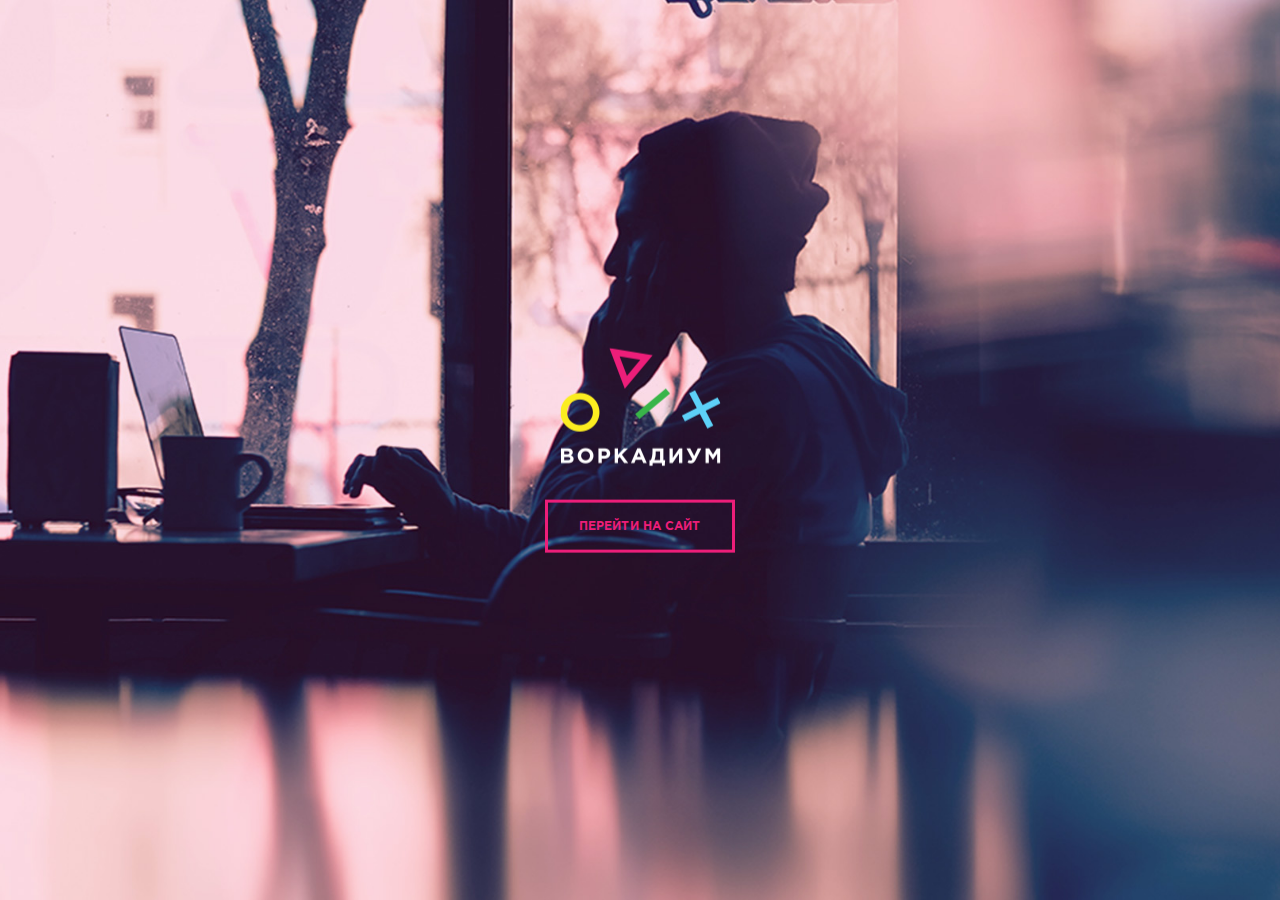
<file: index.html>
<!DOCTYPE html>
<html lang="ru-RU">
<head>
    <meta charset="UTF-8">
    <title>Воркадиум</title>
    <meta http-equiv="X-UA-Compatible" content="ie=edge">
    <meta name="viewport" content="width=1100">
    <link href="https://fonts.googleapis.com/css?family=Roboto:300,400,700" rel="stylesheet">
    <link href="https://fonts.googleapis.com/css?family=Open+Sans" rel="stylesheet">
    <link rel="stylesheet" href="css/main.css">
</head>
<body>
    <div class="wrapper wrapper_welcome">
        <div class="welcome">
            <div class="welcome__pic">
                <img src="img/intro/main.png" alt="Логотип компании" class="welcome__img">
            </div>
            <a href="workadium.html" class="welcome__btn">Перейти на сайт</a>
        </div>
  </div>
</body>
</html>
</file>
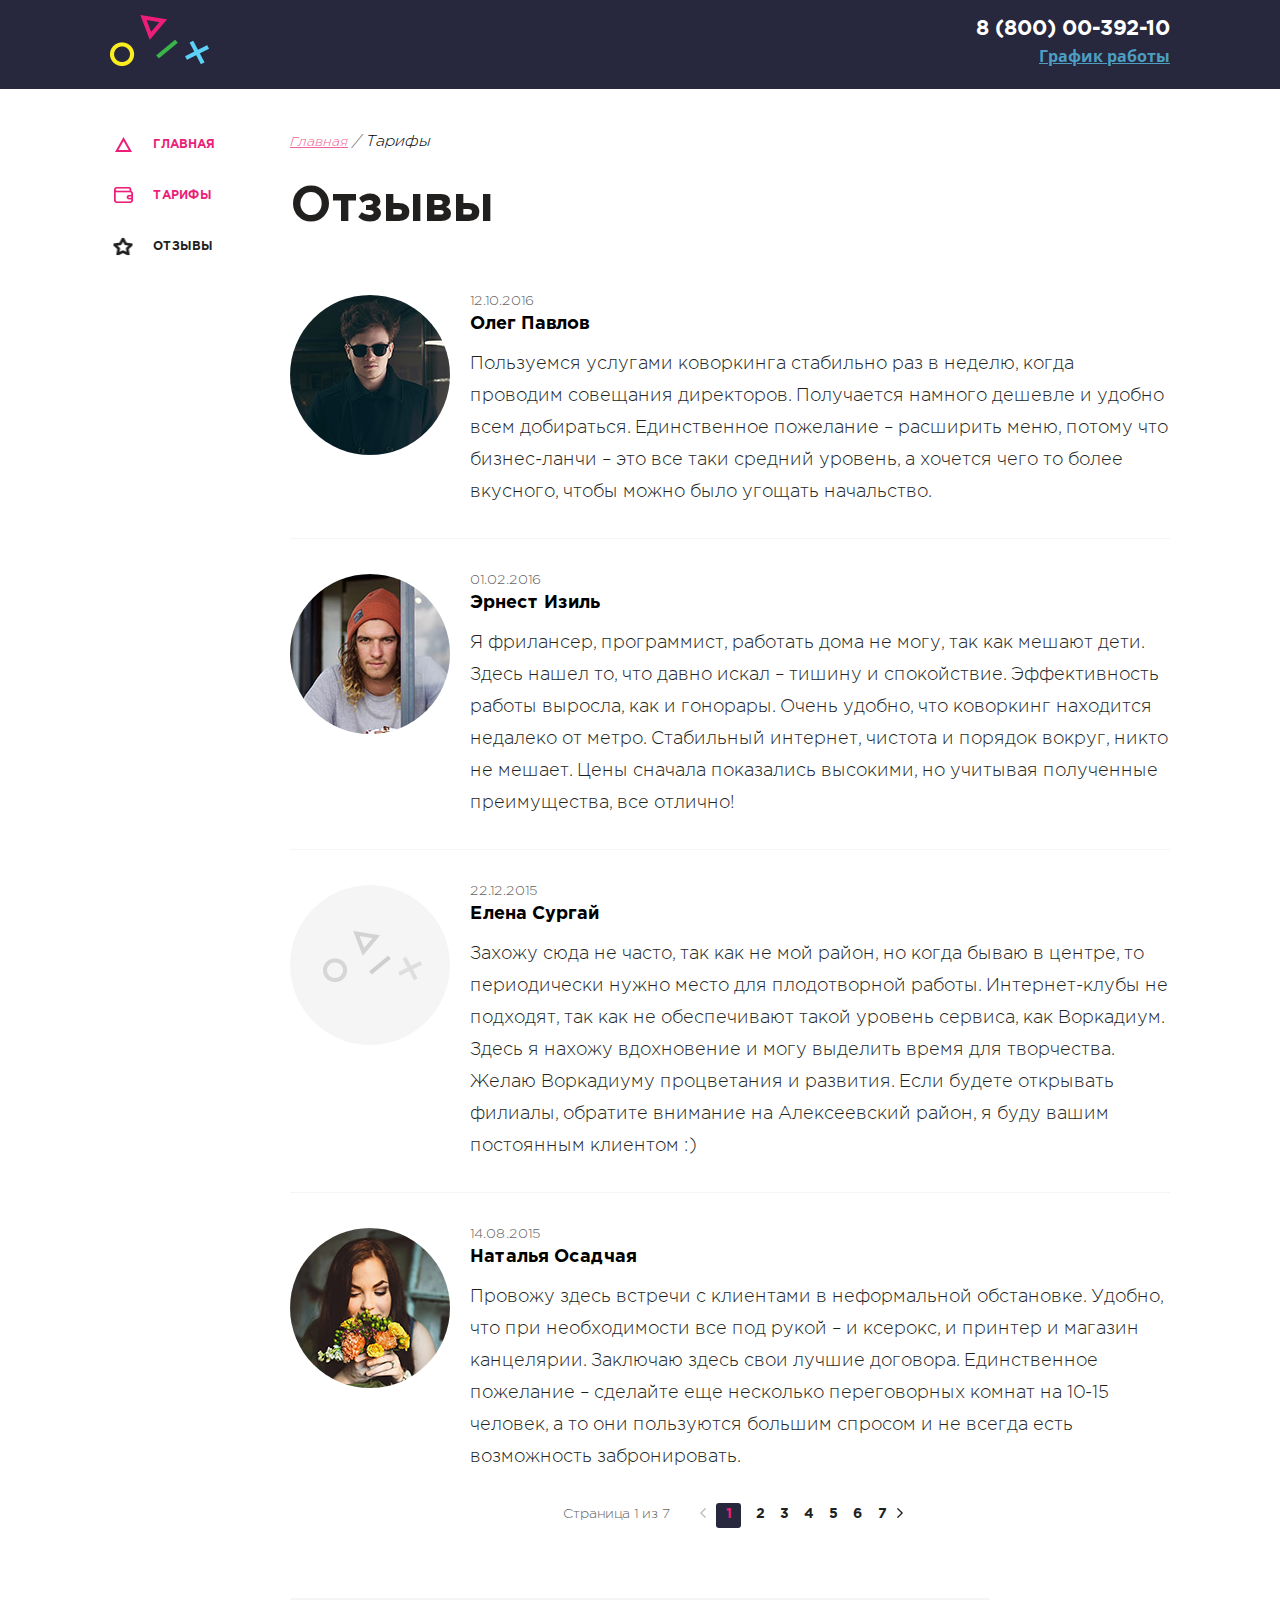
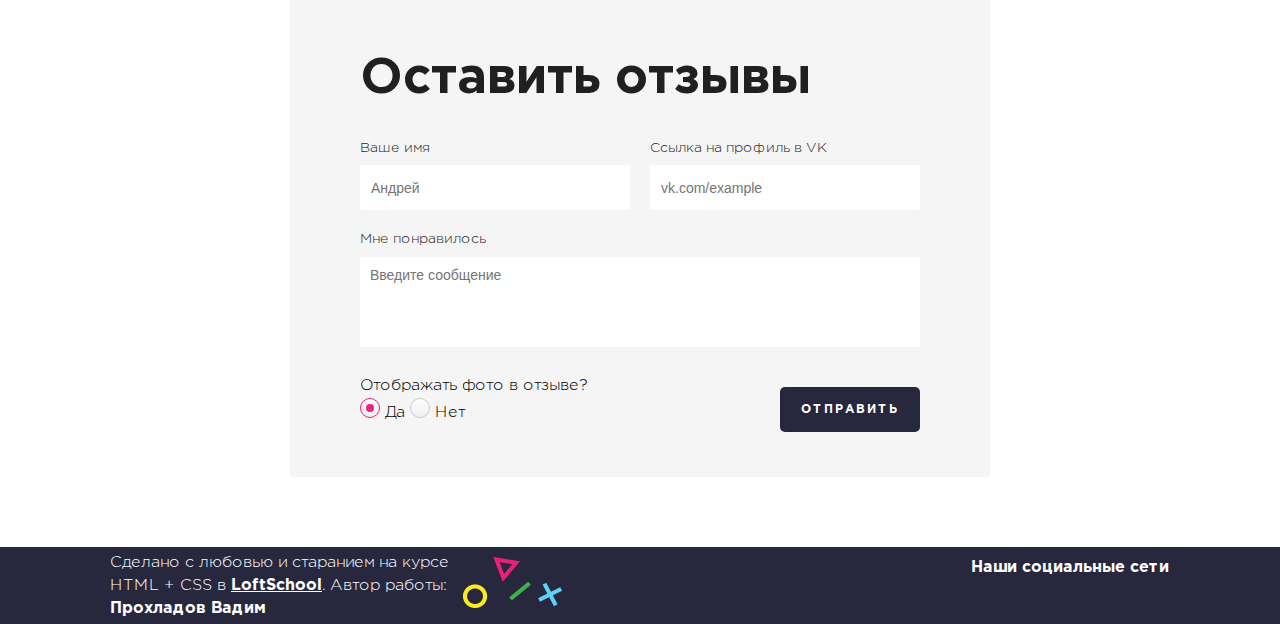
<file: comments.html>
<!DOCTYPE html>
<html lang="ru-RU">
<head>
    <meta charset="UTF-8">
    <title>Воркадиум - Отзывы</title>
    <meta http-equiv="X-UA-Compatible" content="ie=edge">
    <meta name="viewport" content="width=1100">
    <link href="https://fonts.googleapis.com/css?family=Roboto:300,400,700" rel="stylesheet">
    <link href="https://fonts.googleapis.com/css?family=Open+Sans" rel="stylesheet">
    <link rel="stylesheet" href="css/main.css">
</head>
<body>
    <div class="wrapper">

        <!-- Header -->
        <header class="header">
            <div class="container clearfix">
                <div class="header__left">
                    <a href="workadium.html" class="header-logo">
                        <img src="img/workadium/main-logo.png" alt="Логотип компании" class="header-logo__pic">
                    </a>
                </div>
                <div class="header__right">
                    <div class="contacts">
                        <a href="tel:88000039210" class="contacts__phone">8 (800) 00-392-10</a>
                        <div class="contacts__elem">
                            <a href="#" class="contacts__schedule">График работы</a>
                            <div class="contacts__dropdown">
                                <div class="contacts__time">
                                    пн-вс: 09:00 - 20:00
                                </div>
                                <div class="contacts__lunch">
                                    обед: 14:00-14:30
                                </div>
                            </div>
                        </div>
                    </div>
                </div>
            </div>
        </header>

        <!-- Main page -->
        <section class="page">
            <div class="container clearfix">

            <!-- Aside navigation menu -->
                <aside class="sidebar">
                    <nav class="menu">
                        <ul class="nav-menu">
                        <li class="nav-menu__item">
                            <a href="workadium.html" class="nav-menu__link">
                            <div class="nav-menu__icon nav-menu__icon-main"></div>
                            <div class="nav-menu__text">Главная</div>
                            </a>
                        </li>
                        <li class="nav-menu__item">
                            <a href="prices.html" class="nav-menu__link">
                            <div class="nav-menu__icon nav-menu__icon-price"></div>
                            <div class="nav-menu__text">Тарифы</div>
                            </a>
                        </li>
                        <li class="nav-menu__item nav-menu__item_active">
                            <a href="comments.html" class="nav-menu__link">
                            <div class="nav-menu__icon nav-menu__icon-comments">
                            </div>
                            <div class="nav-menu__text">Отзывы</div>
                            </a>
                        </li>
                        </ul>
                    </nav>
                </aside>

            <!-- Main page content -->
                <main class="main-content">

                    <!-- Upper navigation -->
                    <div class="page-menu">
                       <ul class="page-menu__list">
                           <li class="page-menu__item">
                               <a href="index.html" class="page-menu__link">
                                    Главная
                                </a>
                            </li>
                           <li class="page-menu__item page-menu__item--last">
                                    Тарифы
                            </li>
                       </ul>
                    </div>

                    <!-- Comments main -->
                    <div class="comments">
                        <h1 class="comments-text">Отзывы</h1>
                        <ul class="comments__list">
                            <li class="comments__item">
                                <img src="img/comments/comments_unit_one.jpg" alt="" class="comments__pic">
                                <div class="comments__info">
                                    <div class="comments__date">12.10.2016</div>
                                    <div class="comments__authorname">Олег Павлов</div>
                                    <div class="comments__text">
                                        Пользуемся услугами коворкинга стабильно раз в неделю, когда проводим совещания директоров. Получается намного дешевле и удобно всем добираться. Единственное пожелание – расширить меню, потому что бизнес-ланчи – это все таки средний уровень, а хочется чего то более вкусного, чтобы можно было угощать начальство.
                                    </div>
                                </div>
                            </li>
                            <li class="comments__item">
                                <img src="img/comments/comments_unit_two.jpg" alt="" class="comments__pic">
                                <div class="comments__info">
                                    <div class="comments__date">01.02.2016</div>
                                    <div class="comments__authorname">Эрнест Изиль</div>
                                    <div class="comments__text">
                                         Я фрилансер, программист, работать дома не могу, так как мешают дети. Здесь нашел то, что давно искал – тишину и спокойствие. Эффективность работы выросла, как и гонорары. Очень удобно, что коворкинг находится недалеко от метро. Стабильный интернет, чистота и порядок вокруг, никто не мешает. Цены сначала показались высокими, но учитывая полученные преимущества, все отлично!
                                    </div>
                                </div>
                            </li>
                            <li class="comments__item">
                                <img src="img/comments/unit_three.jpg" alt="" class="comments__pic">
                                <div class="comments__info">
                                    <div class="comments__date">22.12.2015</div>
                                    <div class="comments__authorname">Елена Сургай</div>
                                    <div class="comments__text">
                                        Захожу сюда не часто, так как не мой район, но когда бываю в центре, то периодически нужно место для плодотворной работы. Интернет-клубы не подходят, так как не обеспечивают такой уровень сервиса, как Воркадиум. Здесь я нахожу вдохновение и могу выделить время для творчества. Желаю Воркадиуму процветания и развития. Если будете открывать филиалы, обратите внимание на Алексеевский район, я буду вашим постоянным клиентом :) 
                                    </div>
                                </div>
                            </li>
                            <li class="comments__item comments__item--none">
                                <img src="img/comments/comments_unit_four.jpg" alt="" class="comments__pic">
                                <div class="comments__info">
                                    <div class="comments__date">14.08.2015</div>
                                    <div class="comments__authorname">Наталья Осадчая</div>
                                    <div class="comments__text">
                                        Провожу здесь встречи с клиентами в неформальной обстановке. Удобно, что при необходимости все под рукой – и ксерокс, и принтер и магазин канцелярии. Заключаю здесь свои лучшие договора. Единственное пожелание – сделайте еще несколько переговорных комнат на 10-15 человек, а то они пользуются большим спросом и не всегда есть возможность забронировать.
                                    </div>
                                </div>
                            </li>                        
                        </ul>

                        <div class="breadcrumbs">
                            <span class="breadcrumbs__text">Страница 1 из 7</span>
                            <ul class="breadcrumbs__list">
                                <li class="breadcrumbs__item">
                                    <img src="img/breadcrumbs/left.png" alt="" class="breadcrumbs__pic">
                                    <span href="#" class="breadcrumbs__link breadcrumbs__link--active">1</span>
                                </li>
                                <li class="breadcrumbs__item"><a href="#" class="breadcrumbs__link">2</a></li>
                                <li class="breadcrumbs__item"><a href="#" class="breadcrumbs__link">3</a></li>
                                <li class="breadcrumbs__item"><a href="#" class="breadcrumbs__link">4</a></li>
                                <li class="breadcrumbs__item"><a href="#" class="breadcrumbs__link">5</a></li>
                                <li class="breadcrumbs__item"><a href="#" class="breadcrumbs__link">6</a></li>
                                <li class="breadcrumbs__item">
                                    <a href="#" class="breadcrumbs__link">7</a>
                                    <img src="img/breadcrumbs/right.png" alt="" class="breadcrumbs__pic">
                                </li>
                            </ul>
                        </div>
                    </div>

                    <!-- Форма для отзывов -->

                    <div class="form">
                        <div class="form__title">
                            Оставить отзывы
                        </div>
                        <div class="form__fields">
                            <form class="form__elem" method="post">
                            <div class="form__row clearfix">
                                <label class="form__cell">
                                <div class="form__field-title">
                                    Ваше имя
                                </div>
                                <input type="text" value="" class="form__input-text" placeholder="Андрей">
                                </label>
                                <label class="form__cell">
                                <div class="form__field-title">
                                    Ссылка на профиль в VK
                                </div>
                                <input type="text" value="" class="form__input-text" placeholder="vk.com/example">
                                </label>
                            </div>
                            <div class="form__row">
                                <label class="form__textarea-label">
                                <div class="form__field-title">
                                    Мне понравилось
                                </div>
                                <textarea class="form__textarea" placeholder="Введите сообщение"></textarea>
                                </label>
                            </div>
                            <div class="form__btns">
                                <div class="form__controls">
                                <div class="form__controls-title">
                                    Отображать фото в отзыве?
                                </div>
                                <div class="form__controls-btns clearfix">
                                    <div class="form__controls-left">
                                    <label class="form__radio">
                                        <input type="radio" name="review" class="form__radio-elem" checked>
                                        <div class="form__radio-fake"></div>
                                        <div class="form__radio-text">Да</div>
                                    </label>
                                    <label class="form__radio">
                                        <input type="radio" name="review" class="form__radio-elem">
                                        <div class="form__radio-fake"></div>
                                        <div class="form__radio-text">Нет</div>
                                    </label>
                                    </div>
                                    <div class="form__controls-right">
                                    <input type="submit" value="Отправить" class="form__submit">
                                    </div>
                                </div>
                                </div>
                            </div>
                            </form>
                        </div>
                    </div> <!-- Конец формы -->
                </main>
            </div>
        </section>
    </div>

        <!-- Footer -->
        <footer class="footer">
            <div class="container clearfix">
                <div class="footer_col">
                    <div class="footer-info">
                        Сделано с любовью и старанием на курсе HTML + CSS в <a href="https://loftschool.ru" class="loft-school">LoftSchool</a>.
                        Автор работы: <span class="author-name">Прохладов Вадим</span>
                    </div>
                </div>
                <div class="footer_col">
                    <a href="workadium.html" class="footer__link">
                        <img src="img/workadium/main-logo.png" alt="" class="footer__logo">
                    </a>
                </div>
                <div class="footer_col">
                    <div class="footer-social">
                        <span class="social__text">Наши социальные сети</span>
                        <ul class="social__list">
                            <li class="social__item">
                                <a href="" class="social__link">
                                    <div class="nav-menu__icon nav-menu__icon-vk"></div>
                                </a>
                            </li>
                            <li class="social__item">
                                <a href="" class="social__link">
                                    <div class="nav-menu__icon nav-menu__icon-facebook"></div>
                                </a>
                            </li>
                            <li class="social__item">
                                <a href="" class="social__link">
                                    <div class="nav-menu__icon nav-menu__icon-google"></div>
                                </a>
                            </li>
                            <li class="social__item">
                                <a href="" class="social__link">
                                    <div class="nav-menu__icon nav-menu__icon-twitter"></div>
                                </a>
                            </li>
                            <li class="social__item">
                                <a href="" class="social__link">
                                    <div class="nav-menu__icon nav-menu__icon-mail"></div>
                                </a>
                            </li>
                        </ul>
                    </div>
                </div>         
            </div>
        </footer>
    </div>
</body>
</html>
</file>
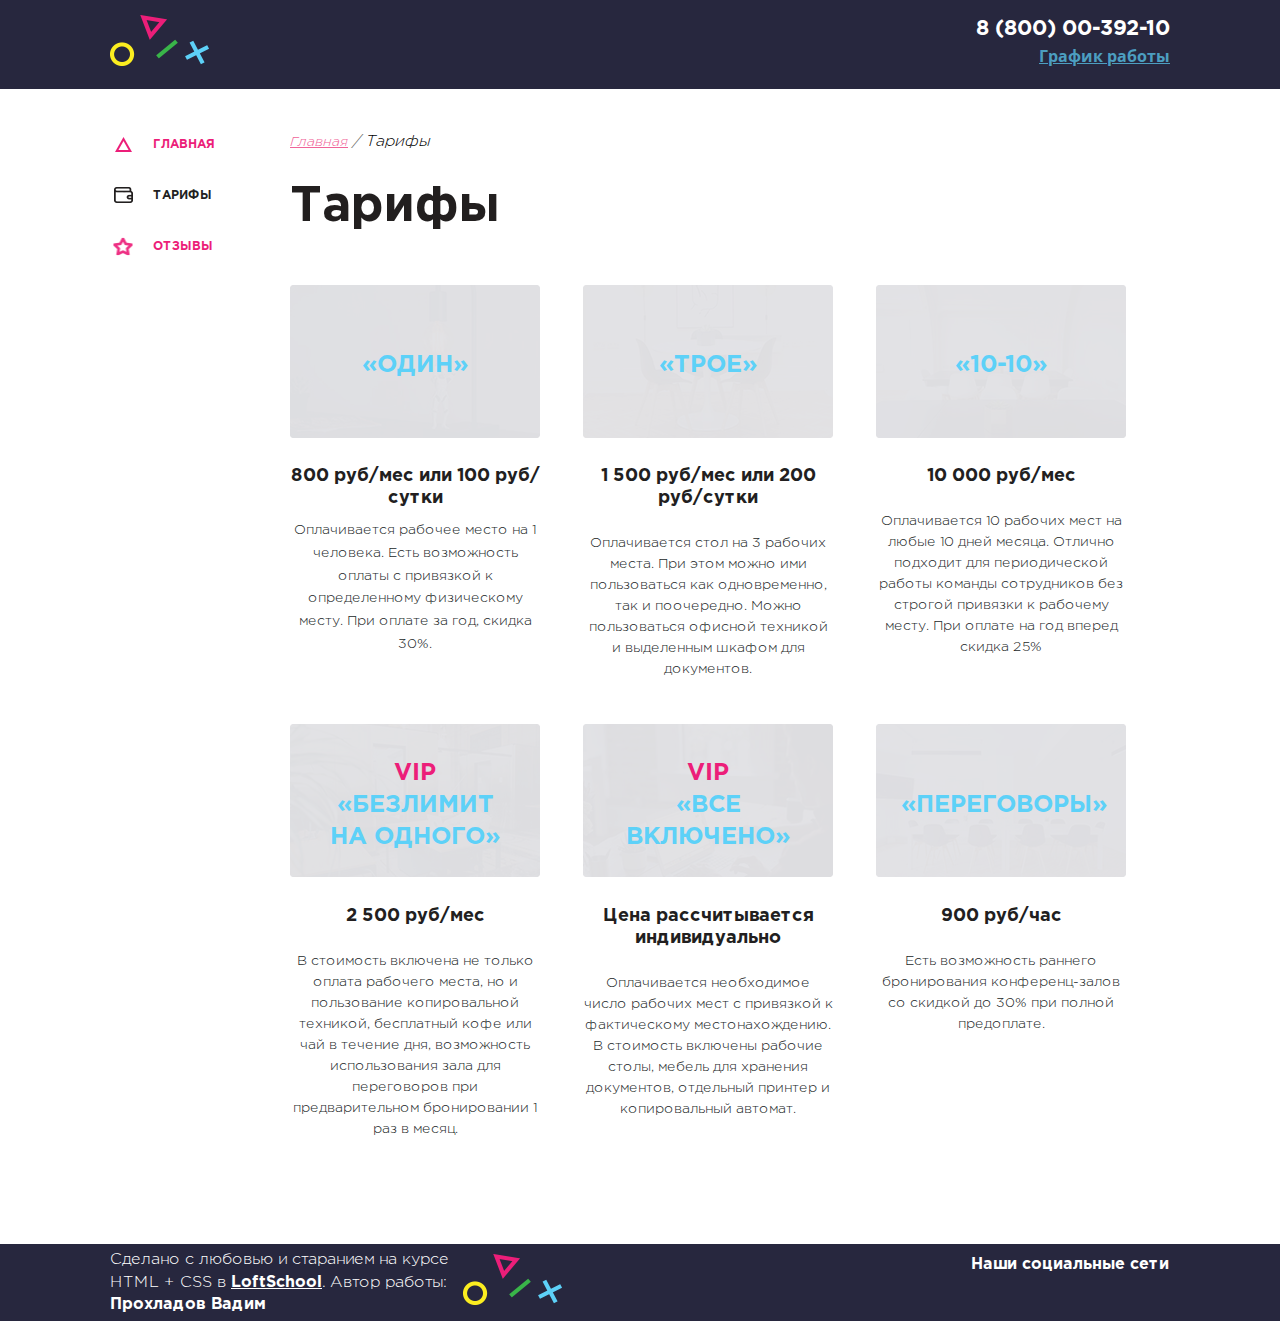
<file: Prices.html>
<!DOCTYPE html>
<html lang="ru-RU">
<head>
    <meta charset="UTF-8">
    <title>Воркадиум - Тарифы</title>
    <meta http-equiv="X-UA-Compatible" content="ie=edge">
    <meta name="viewport" content="width=1100">
    <link href="https://fonts.googleapis.com/css?family=Roboto:300,400,700" rel="stylesheet">
    <link href="https://fonts.googleapis.com/css?family=Open+Sans" rel="stylesheet">
    <link rel="stylesheet" href="css/main.css">
</head>
<body>
    <div class="wrapper">

        <!-- Header -->
        <header class="header">
            <div class="container clearfix">
                <div class="header__left">
                    <a href="workadium.html" class="header-logo">
                        <img src="img/workadium/main-logo.png" alt="Логотип компании" class="header-logo__pic">
                    </a>
                </div>
                <div class="header__right">
                    <div class="contacts">
                        <a href="tel:88000039210" class="contacts__phone">8 (800) 00-392-10</a>
                        <div class="contacts__elem">
                            <a href="#" class="contacts__schedule">График работы</a>
                            <div class="contacts__dropdown">
                                <div class="contacts__time">
                                    пн-вс: 09:00 - 20:00
                                </div>
                                <div class="contacts__lunch">
                                    обед: 14:00-14:30
                                </div>
                            </div>
                        </div>
                    </div>
                </div>
            </div>
        </header>

        <!-- Main page -->
        <section class="page">
            <div class="container clearfix">

            <!-- Aside navigation menu -->
                <aside class="sidebar">
                    <nav class="menu">
                        <ul class="nav-menu">
                        <li class="nav-menu__item">
                            <a href="workadium.html" class="nav-menu__link">
                            <div class="nav-menu__icon nav-menu__icon-main"></div>
                            <div class="nav-menu__text">Главная</div>
                            </a>
                        </li>
                        <li class="nav-menu__item nav-menu__item_active">
                            <a href="prices.html" class="nav-menu__link">
                            <div class="nav-menu__icon nav-menu__icon-price"></div>
                            <div class="nav-menu__text">Тарифы</div>
                            </a>
                        </li>
                        <li class="nav-menu__item">
                            <a href="comments.html" class="nav-menu__link">
                            <div class="nav-menu__icon nav-menu__icon-comments">
                            </div>
                            <div class="nav-menu__text">Отзывы</div>
                            </a>
                        </li>
                        </ul>
                    </nav>
                </aside>

            <!-- Main page content -->
                <main class="main-content">

                    <!-- Upper navigation -->
                    <div class="page-menu">
                       <ul class="page-menu__list">
                           <li class="page-menu__item">
                               <a href="index.html" class="page-menu__link">
                                    Главная
                                </a>
                            </li>
                           <li class="page-menu__item page-menu__item--last">
                                    Тарифы
                            </li>
                       </ul>
                    </div>

                    <!-- Prices -->
                    <div class="prices">
                        <h1 class="prices-text">Тарифы</h1>
                        <ul class="prices-list">
                            <li class="prices-list__item">
                                <div class="prices-img__block">
                                    <a href="">
                                      <img src="img/prices/1.jpg" alt="" class="prices-list__pic">
                                    </a>
                                    <div class="prices-pic__text">«Один»</div>
                                </div>
                                <div class="prices-list__price">
                                    800 руб/мес или 100 руб/сутки
                                </div>
                                <span class="prices-list__text">
                                    Оплачивается рабочее место на 1 человека. Есть возможность оплаты с привязкой к определенному физическому месту. При оплате за год, скидка 30%.
                                </span>
                            </li>
                            <li class="prices-list__item">
                                <div class="prices-img__block">
                                    <a href="">
                                     <img src="img/prices/2.jpg" alt="" class="prices-list__pic">
                                    </a>
                                    <div class="prices-pic__text">«Трое»</div>
                                </div>
                                <div class="prices-list__price">
                                    1 500 руб/мес или 200 руб/сутки
                                </div>
                                <p class="prices-list__text">
                                    Оплачивается стол на 3 рабочих места. При этом можно ими пользоваться как одновременно, так и поочередно. Можно пользоваться офисной техникой и выделенным шкафом для документов.
                                </p>
                            </li>
                            <li class="prices-list__item">
                                <div class="prices-img__block">
                                    <a href="">
                                        <img src="img/prices/3.jpg" alt="" class="prices-list__pic">
                                    </a>
                                    <div class="prices-pic__text">«10-10»</div>
                                </div>
                                <div class="prices-list__price">
                                    10 000 руб/мес
                                </div>
                                <p class="prices-list__text">
                                    Оплачивается 10 рабочих мест на любые 10 дней месяца. Отлично подходит для периодической работы команды сотрудников без строгой привязки к рабочему месту. При оплате на год вперед скидка 25%
                                </p>
                            </li>
                            <li class="prices-list__item">
                                <div class="prices-img__block">
                                    <a href="">
                                        <img src="img/prices/4.jpg" alt="" class="prices-list__pic">
                                    </a>
                                    <div class="prices-pic__text"><span class="prices-pic__text--pink">Vip</span><br>«Безлимит на одного»</div>
                                </div>
                                <div class="prices-list__price">
                                    2 500 руб/мес
                                </div>
                                <p class="prices-list__text">
                                    В стоимость включена не только оплата рабочего места, но и пользование копировальной техникой, бесплатный кофе или чай в течение дня, возможность использования зала для переговоров при предварительном бронировании 1 раз в месяц.
                                </p>
                            </li>
                            <li class="prices-list__item">
                                <div class="prices-img__block">
                                    <a href="">
                                        <img src="img/prices/5.jpg" alt="" class="prices-list__pic">
                                    </a>
                                    <div class="prices-pic__text"><span class="prices-pic__text--pink">Vip</span><br>«Все включено»</div>
                                </div>
                                <div class="prices-list__price">
                                    Цена рассчитывается индивидуально
                                </div>
                                <p class="prices-list__text">
                                    Оплачивается необходимое число рабочих мест с привязкой к фактическому местонахождению. В стоимость включены рабочие столы, мебель для хранения документов, отдельный принтер и копировальный автомат.
                                </p>
                            </li>
                            <li class="prices-list__item">
                                <div class="prices-img__block">
                                    <a href="">
                                        <img src="img/prices/6.jpg" alt="" class="prices-list__pic">
                                    </a>
                                    <div class="prices-pic__text">«Переговоры»</div>
                                </div>
                                <div class="prices-list__price">
                                    900 руб/час
                                </div>
                                <p class="prices-list__text">
                                    Есть возможность раннего бронирования конференц-залов со скидкой до 30% при полной предоплате.
                                </p>
                            </li>
                        </ul>
                    </div>

                </main>
            </div>
        </section>
    </div>

        <!-- Footer -->
        <footer class="footer">
            <div class="container clearfix">
                <div class="footer_col">
                    <div class="footer-info">
                        Сделано с любовью и старанием на курсе HTML + CSS в <a href="https://loftschool.ru" class="loft-school">LoftSchool</a>.
                        Автор работы: <span class="author-name">Прохладов Вадим</span>
                    </div>
                </div>
                <div class="footer_col">
                    <a href="workadium.html" class="footer__link">
                        <img src="img/workadium/main-logo.png" alt="" class="footer__logo">
                    </a>
                </div>
                <div class="footer_col">
                    <div class="footer-social">
                        <span class="social__text">Наши социальные сети</span>
                        <ul class="social__list">
                            <li class="social__item">
                                <a href="" class="social__link">
                                    <div class="nav-menu__icon nav-menu__icon-vk"></div>
                                </a>
                            </li>
                            <li class="social__item">
                                <a href="" class="social__link">
                                    <div class="nav-menu__icon nav-menu__icon-facebook"></div>
                                </a>
                            </li>
                            <li class="social__item">
                                <a href="" class="social__link">
                                    <div class="nav-menu__icon nav-menu__icon-google"></div>
                                </a>
                            </li>
                            <li class="social__item">
                                <a href="" class="social__link">
                                    <div class="nav-menu__icon nav-menu__icon-twitter"></div>
                                </a>
                            </li>
                            <li class="social__item">
                                <a href="" class="social__link">
                                    <div class="nav-menu__icon nav-menu__icon-mail"></div>
                                </a>
                            </li>
                        </ul>
                    </div>
                </div>         
            </div>
        </footer>
    </div>
</body>
</html>
</file>
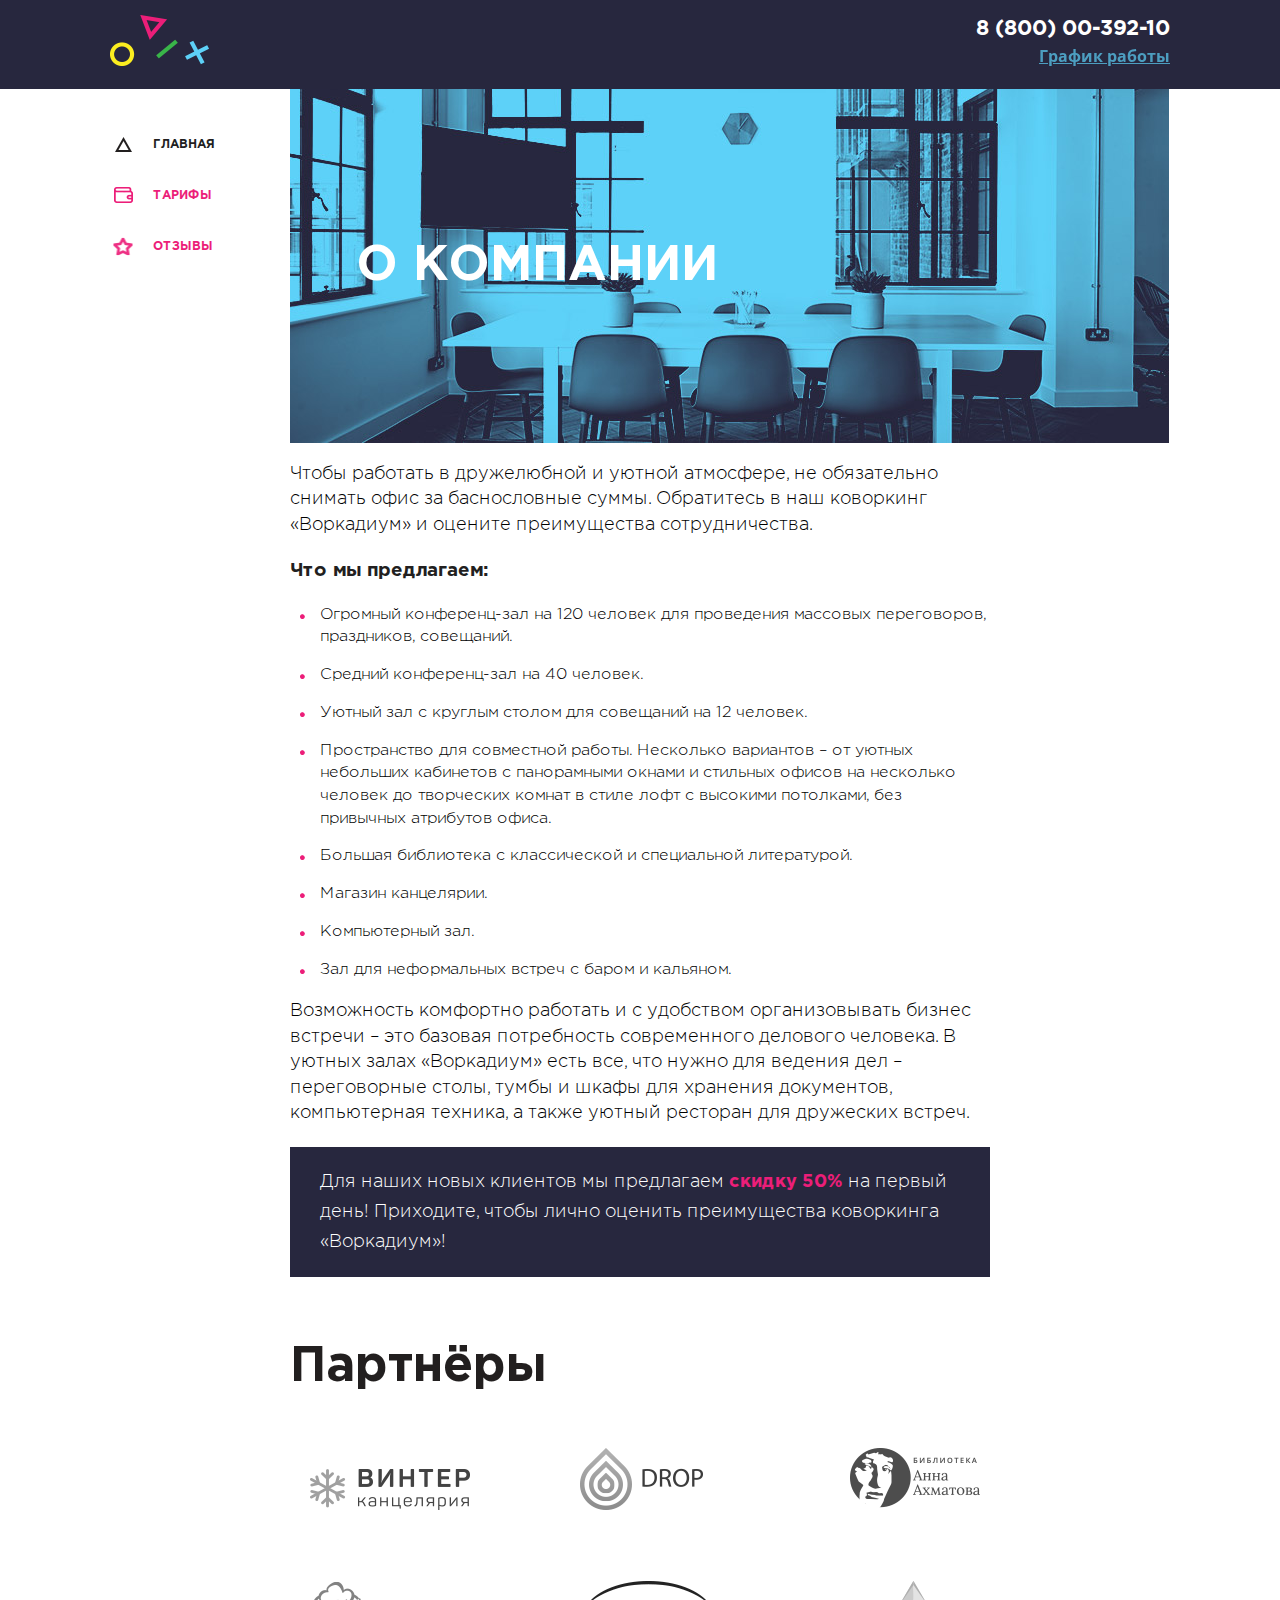
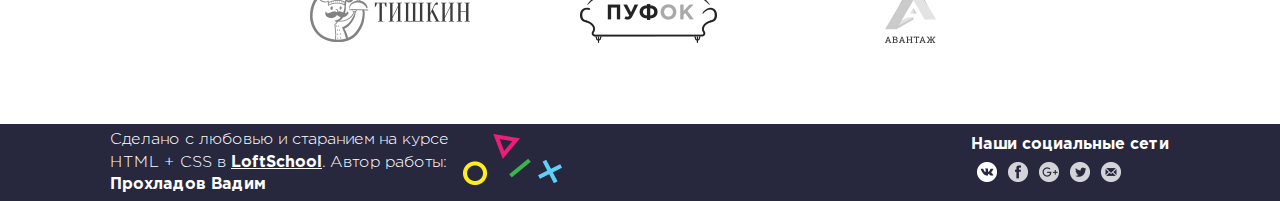
<file: workadium.html>
<!DOCTYPE html>
<html lang="ru-RU">
<head>
    <meta charset="UTF-8">
    <title>Воркадиум - Главная страница</title>
    <meta http-equiv="X-UA-Compatible" content="ie=edge">
    <meta name="viewport" content="width=1100">
    <link href="https://fonts.googleapis.com/css?family=Roboto:300,400,700" rel="stylesheet">
    <link href="https://fonts.googleapis.com/css?family=Open+Sans" rel="stylesheet">
    <link rel="stylesheet" href="css/main.css">
</head>
<body>
    <div class="wrapper">

        <!-- Header -->
        <header class="header">
            <div class="container clearfix">
                <div class="header__left">
                    <a href="workadium.html" class="header-logo">
                        <img src="img/workadium/main-logo.png" alt="Логотип компании" class="header-logo__pic">
                    </a>
                </div>
                <div class="header__right">
                    <div class="contacts">
                        <a href="tel:88000039210" class="contacts__phone">8 (800) 00-392-10</a>
                        <div class="contacts__elem">
                            <a href="#" class="contacts__schedule">График работы</a>
                            <div class="contacts__dropdown">
                                <div class="contacts__time">
                                    пн-вс: 09:00 - 20:00
                                </div>
                                <div class="contacts__lunch">
                                    обед: 14:00-14:30
                                </div>
                            </div>
                        </div>
                    </div>
                </div>
            </div>
        </header>

        <!-- Main page -->
        <section class="page">
            <div class="container clearfix">

            <!-- Aside navigation menu -->
                <aside class="sidebar">
                    <nav class="menu">
                        <ul class="nav-menu">
                        <li class="nav-menu__item nav-menu__item_active">
                            <a href="workadium.html" class="nav-menu__link">
                            <div class="nav-menu__icon nav-menu__icon-main"></div>
                            <div class="nav-menu__text">Главная</div>
                            </a>
                        </li>
                        <li class="nav-menu__item">
                            <a href="prices.html" class="nav-menu__link">
                            <div class="nav-menu__icon nav-menu__icon-price"></div>
                            <div class="nav-menu__text">Тарифы</div>
                            </a>
                        </li>
                        <li class="nav-menu__item">
                            <a href="comments.html" class="nav-menu__link">
                            <div class="nav-menu__icon nav-menu__icon-comments">
                            </div>
                            <div class="nav-menu__text">Отзывы</div>
                            </a>
                        </li>
                        </ul>
                    </nav>
                </aside>

            <!-- Main page content -->
                <main class="main-content">
                    <div class="page-image">
                        <img src="img/workadium/main-pic.jpg" alt="Фото рабоечего места" class="page-image__picture">
                        <h1 class="page-image__text">О компании</h1>
                    </div>

                    <!-- Text on the main page -->
                    <div class="page-text">
                        <p>Чтобы работать в дружелюбной и уютной атмосфере, не обязательно снимать офис за баснословные суммы. Обратитесь в наш коворкинг «Воркадиум» и оцените преимущества сотрудничества.</p>
                        <h3>Что мы предлагаем:</h3>
                        <ul class="page-text__list">
                            <li>Огромный конференц-зал на 120 человек для проведения массовых переговоров, праздников, совещаний.</li>
                            <li>Средний конференц-зал на 40 человек.</li>
                            <li>Уютный зал с круглым столом для совещаний на 12 человек.</li>
                            <li>Пространство для совместной работы. Несколько вариантов – от уютных небольших кабинетов с панорамными окнами и стильных офисов на несколько человек до творческих комнат в стиле лофт с высокими потолками, без привычных атрибутов офиса.</li>
                            <li>Большая библиотека с классической и специальной литературой.</li>
                            <li>Магазин канцелярии.</li>
                            <li>Компьютерный зал.</li>
                            <li>Зал для неформальных встреч с баром и кальяном.</li>
                        </ul>
                        <p>Возможность комфортно работать и с удобством организовывать бизнес встречи – это базовая потребность современного делового человека. В уютных залах «Воркадиум» есть все, что нужно для ведения дел – переговорные столы, тумбы и шкафы для хранения документов, компьютерная техника, а также уютный ресторан для дружеских встреч.</p>
                    </div>
                    <div class="description">
                        Для наших новых клиентов мы предлагаем <span class="description__pink-text">скидку 50%</span> на первый день! Приходите, чтобы лично оценить преимущества коворкинга «Воркадиум»!
                    </div>

                    <!-- Partners and they logos -->
                    <div class="partners">
                        <h2 class="partners__title">Партнёры</h2>
                        <ul class="partners__list">
                            <li class="partners__item">
                                <a href="" class="partners__link">
                                    <img src="img/workadium/logo-1.png" alt="" class="partners__pic">
                                </a>
                            </li>
                            <li class="partners__item">
                                <a href="" class="partners__link">
                                    <img src="img/workadium/logo-2.png" alt="" class="partners__pic">
                                </a>
                            </li>
                            <li class="partners__item">
                                <a href="" class="partners__link">
                                    <img src="img/workadium/logo-3.png" alt="" class="partners__pic">
                                </a>
                            </li>
                        </ul>
                         <ul class="partners__list partners__list--down">
                            <li class="partners__item">
                                <a href="" class="partners__link">
                                    <img src="img/workadium/logo-4.png" alt="" class="partners__pic">
                                </a>
                            </li>
                            <li class="partners__item">
                                <a href="" class="partners__link">
                                    <img src="img/workadium/logo-5.png" alt="" class="partners__pic">
                                </a>
                            </li>
                            <li class="partners__item">
                                <a href="" class="partners__link">
                                    <img src="img/workadium/logo-6.png" alt="" class="partners__pic">
                                </a>
                            </li>
                        </ul>
                    </div>
                </main>
            </div>
        </section>
    </div>

        <!-- Footer -->
        <footer class="footer">
            <div class="container clearfix">
                <div class="footer_col">
                    <div class="footer-info">
                        Сделано с любовью и старанием на курсе HTML + CSS в <a href="https://loftschool.ru" class="loft-school">LoftSchool</a>.
                        Автор работы: <span class="author-name">Прохладов Вадим</span>
                    </div>
                </div>
                <div class="footer_col">
                    <a href="workadium.html" class="footer__link">
                        <img src="img/workadium/main-logo.png" alt="" class="footer__logo">
                    </a>
                </div>
                <div class="footer_col">
                    <div class="footer-social">
                        <span class="social__text">Наши социальные сети</span>
                        <ul class="social__list">
                            <li class="social__item">
                                <a href="" class="nav-menu__icon nav-menu__icon--vk">
                                </a>
                            </li>
                            <li class="social__item">
                                <a href="" class="nav-menu__icon nav-menu__icon--facebook">
                                </a>
                            </li>
                            <li class="social__item">
                                <a href="" class="nav-menu__icon nav-menu__icon--google">
                                </a>
                            </li>
                            <li class="social__item">
                                <a href="" class="nav-menu__icon nav-menu__icon--twitter">
                                </a>
                            </li>
                            <li class="social__item">
                                <a href="" class="nav-menu__icon nav-menu__icon--mail">
                                </a>
                            </li>
                        </ul>
                    </div>
                </div>         
            </div>
        </footer>
</body>
</html>
</file>
<file: css/main.css>
/* Настройка лейаута */
@import "layout/normalize.css";
@import "layout/fonts.css";
@import "layout/base.css";

/* Компоненты */
@import "components/header.css";
@import "components/aside.css";
@import "components/main-content.css";
@import "components/form.css";
@import "components/footer.css";

/* Главная */
@import "components/about.css";

/* Тарифы */
@import "components/prices.css";

/* Отзывы */
@import "components/comments.css";

/* Интро */
@import "components/intro.css";
</file>
